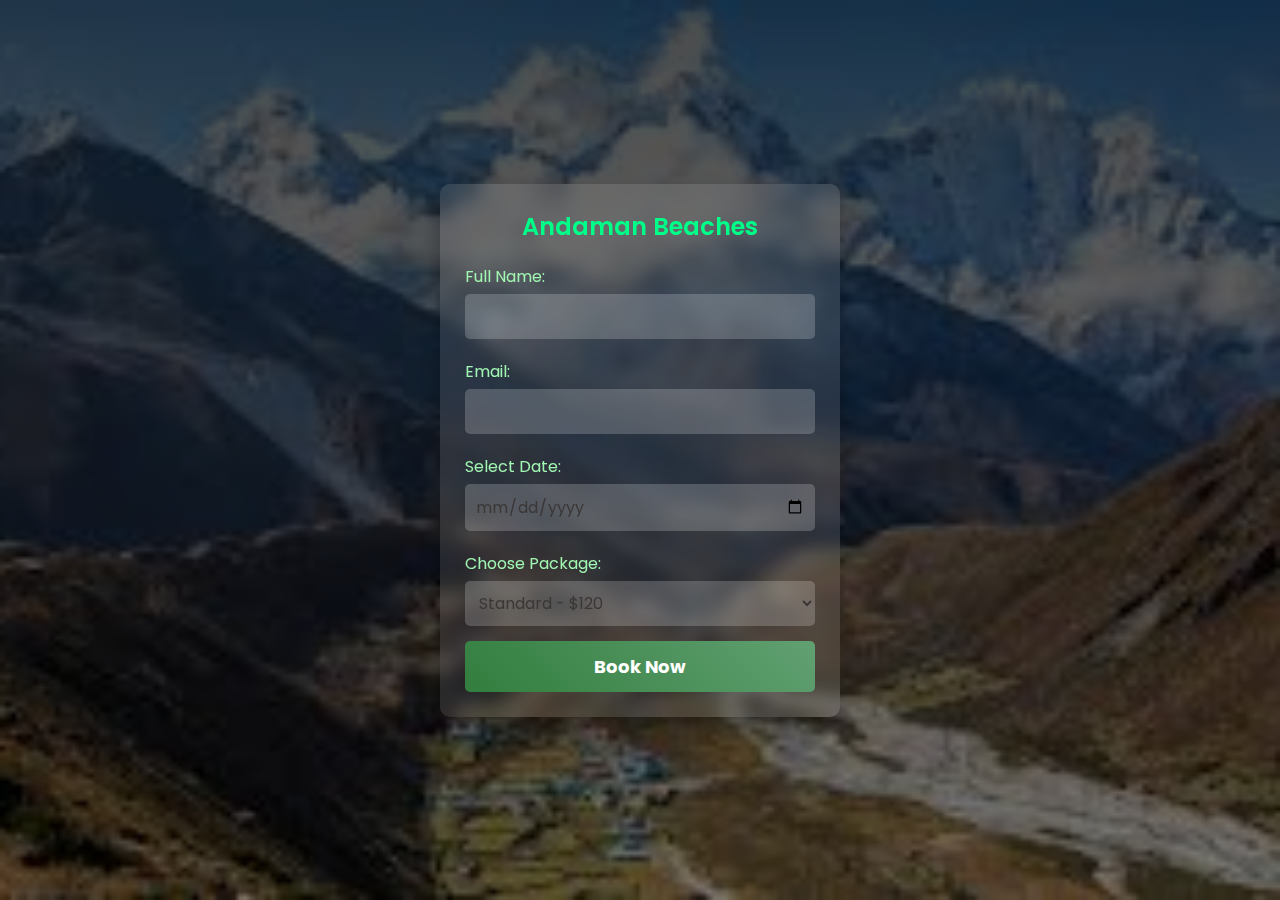
<file: AndamanBeaches.html>
<!DOCTYPE html>
<html lang="en">
<head>
    <meta charset="UTF-8">
    <meta name="viewport" content="width=device-width, initial-scale=1.0">
    <title>Everest Camp Trek Booking</title>
    
    <!-- Internal CSS -->
    <style>
        /* Import Google Fonts */
        @import url('https://fonts.googleapis.com/css2?family=Poppins:wght@300;400;600&display=swap');

        * {
            margin: 0;
            padding: 0;
            box-sizing: border-box;
            font-family: 'Poppins', sans-serif;
        }

        body {
            background-size: cover;
            background-position: center;
            color: #fff;
            height: 100vh;
            display: flex;
            justify-content: center;
            align-items: center;
            background: linear-gradient(rgba(0, 0, 0, 0.7), rgba(0, 0, 0, 0.5)), 
                url('img/everestcamp.jpg') no-repeat center center/cover;
        }

        .container {
            background: rgba(255, 255, 255, 0.1);
            padding: 25px;
            width: 400px;
            border-radius: 10px;
            box-shadow: 0px 10px 20px rgba(0, 0, 0, 0.3);
            backdrop-filter: blur(8px);
            text-align: center;
            animation: fadeIn 1s ease-in-out;
        }

        h1 {
            color: #00ff88;
            font-size: 24px;
            margin-bottom: 15px;
            font-weight: 600;
        }

        form {
            display: flex;
            flex-direction: column;
        }

        label {
            font-weight: 400;
            text-align: left;
            margin: 5px 0;
            color: #a1f6b2;
        }

        input, select {
            width: 100%;
            padding: 10px;
            margin-bottom: 15px;
            border: none;
            border-radius: 5px;
            background: rgba(255, 255, 255, 0.2);
            color: #3b3737;
            font-size: 16px;
        }

        input:focus, select:focus {
            outline: none;
            background: rgba(255, 255, 255, 0.3);
        }

        .btn {
            background: linear-gradient(45deg, #327e3e, #61a072);
            color: white;
            padding: 12px;
            border: none;
            width: 100%;
            border-radius: 5px;
            cursor: pointer;
            font-size: 18px;
            font-weight: bold;
            transition: all 0.3s ease-in-out;
        }

        .btn:hover {
            background: linear-gradient(45deg, #dc9366, #9fef90);
            transform: scale(1.05);
        }

        .popup {
            display: none;
            position: fixed;
            top: 50%;
            left: 50%;
            transform: translate(-50%, -50%);
            background: #fff;
            padding: 30px;
            width: 320px;
            text-align: center;
            border-radius: 10px;
            box-shadow: 0px 10px 20px rgba(0, 0, 0, 0.3);
            animation: slideIn 0.5s ease-in-out;
        }

        .popup h2 {
            color: #ff5733;
            margin-bottom: 10px;
        }

        .popup p {
            color: #333;
            font-size: 16px;
            margin-bottom: 15px;
        }

        .popup button {
            background: #ff5733;
            color: white;
            padding: 10px 15px;
            border: none;
            border-radius: 5px;
            cursor: pointer;
            font-size: 16px;
            font-weight: bold;
        }

        .popup button:hover {
            background: #ff8c42;
        }

        @keyframes fadeIn {
            from { opacity: 0; transform: translateY(-20px); }
            to { opacity: 1; transform: translateY(0); }
        }

        @keyframes slideIn {
            from { opacity: 0; transform: translateY(-30px); }
            to { opacity: 1; transform: translateY(0); }
        }

        @media (max-width: 480px) {
            .container {
                width: 90%;
            }
        }
    </style>
</head>
<body>
    <div class="container">
        <h1>Andaman Beaches</h1>
        <form id="bookingForm">
            <label for="name">Full Name:</label>
            <input type="text" id="name" required>

            <label for="email">Email:</label>
            <input type="email" id="email" required>

            <label for="date">Select Date:</label>
            <input type="date" id="date" required>

            <label for="package">Choose Package:</label>
            <select id="package">
                <option value="standard">Standard - $120</option>
                <option value="deluxe">Deluxe - $180</option>
                <option value="premium">Premium - $200</option>
            </select>

            <button type="button" class="btn" onclick="submitBooking()">Book Now</button>
        </form>
    </div>

    <!-- Popup Message -->
    <div class="popup" id="popup">
        <h2>Booking Confirmed!</h2>
        <p>Thank you for booking the Andaman Beaches. We will contact you soon.</p>
        <button onclick="closePopup()">Close</button>
    </div>

    <!-- JavaScript for Popup -->
    <script>
        function submitBooking() {
            let name = document.getElementById("name").value;
            let email = document.getElementById("email").value;
            let date = document.getElementById("date").value;
            let package = document.getElementById("package").value;

            if (name === "" || email === "" || date === "") {
                alert("Please fill in all details.");
                return;
            }

            document.getElementById("popup").style.display = "block";
        }

        function closePopup() {
            document.getElementById("popup").style.display = "none";
        }
    </script>
</body>
</html>
</file>
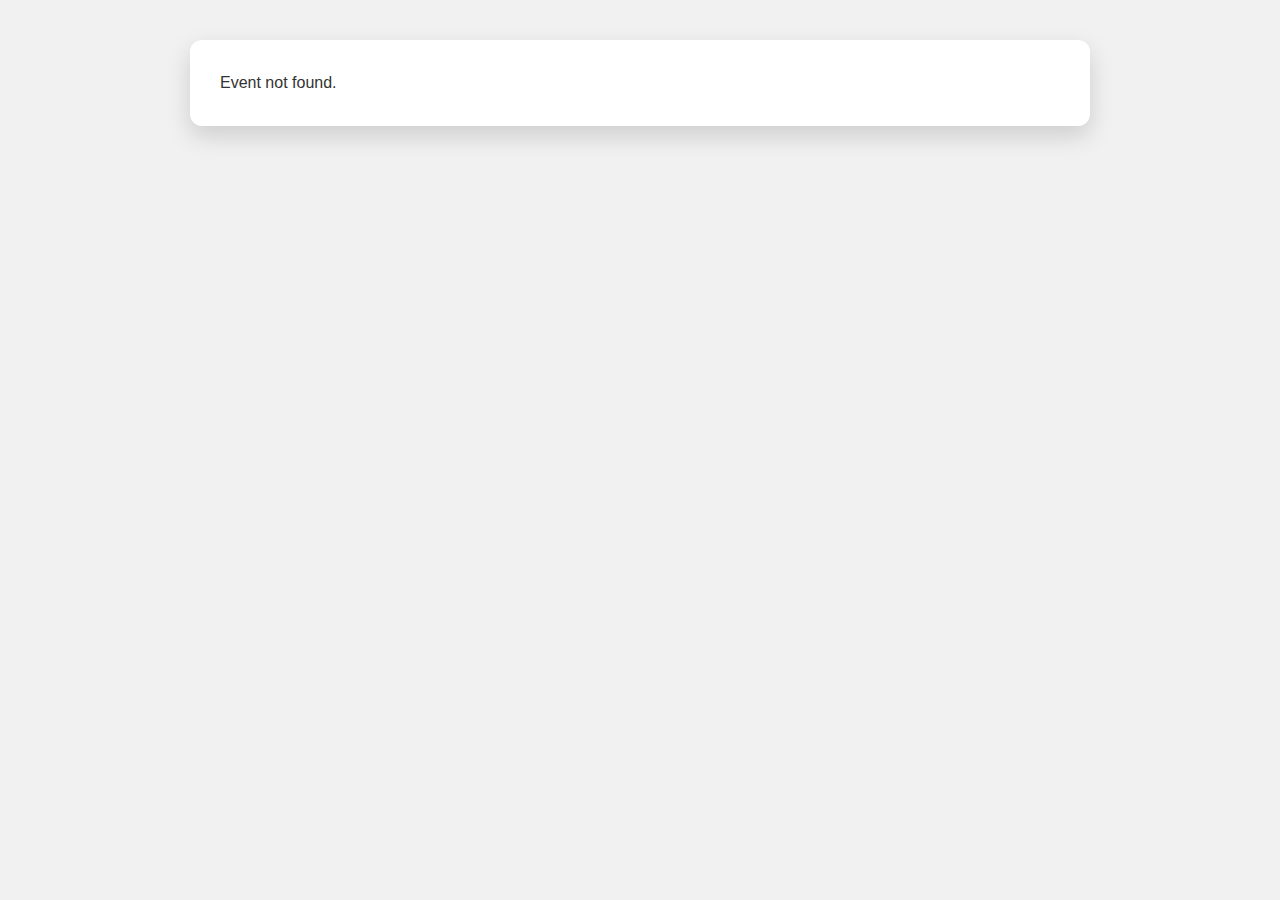
<file: book.html>
<!DOCTYPE html>
<html lang="en">
<head>
  <meta charset="UTF-8">
  <title>Book Your Adventure</title>
  <link rel="stylesheet" href="styles.css" />
  <style>
    /* Modal Styles */
    .modal {
      display: none;
      position: fixed;
      z-index: 1000;
      left: 0; top: 0;
      width: 100%; height: 100%;
      background-color: rgba(0,0,0,0.6);
      justify-content: center;
      align-items: center;
    }

    .modal-content {
      background-color: #fff;
      padding: 30px;
      border-radius: 12px;
      max-width: 400px;
      text-align: center;
      box-shadow: 0 4px 10px rgba(0,0,0,0.3);
      font-family: Arial, sans-serif;
    }

    .modal-content h2 {
      margin-bottom: 20px;
      color: #2ecc71;
    }

    .modal-content button {
      padding: 10px 20px;
      background-color: #3498db;
      color: white;
      border: none;
      border-radius: 6px;
      cursor: pointer;
    }

    .modal-content button:hover {
      background-color: #2980b9;
    }
  </style>
</head>
<body>
  <div class="container" id="eventDetails">
    <!-- Event content inserted dynamically -->
  </div>

  <!-- Modal -->
  <div id="successModal" class="modal">
    <div class="modal-content">
      <h2 id="modalMessage">🎉 Booking confirmed!</h2>
      <button onclick="closeModal()">Close</button>
    </div>
  </div>

  <script>
    const events = {
      everest: {
        title: "Everest Camp Trek",
        img: "img/img1.jpg",
        description: "Everest base camp trek is one of the most renowned travel destinations in the world."
      },
      walking: {
        title: "Walking Holidays",
        img: "img/img2.jpg",
        description: "Join small guided group walks or a luxury private guided walk made for you."
      },
      andaman: {
        title: "Andaman Beaches",
        img: "img/Kala_Pathar_Beach_Havelock_Island_Andaman_India.webp",
        description: "Diving in Andaman Beaches is exceptional with rich coral reef ecosystems."
      }
    };

    const params = new URLSearchParams(window.location.search);
    const eventKey = params.get("event");
    const event = events[eventKey];

    if (event) {
      document.getElementById("eventDetails").innerHTML = `
        <h1>${event.title}</h1>
        <img src="${event.img}" alt="${event.title}" style="width: 100%; max-width: 600px;">
        <p>${event.description}</p>
        <form id="bookingForm">
          <input type="hidden" name="event" value="${eventKey}">
          <label>Name: <input type="text" name="name" required></label><br><br>
          <label>Email: <input type="email" name="email" required></label><br><br>
          <button type="submit">Confirm Booking</button>
        </form>
      `;

      document.getElementById("bookingForm").addEventListener("submit", async (e) => {
        e.preventDefault();
        
        const formData = new FormData(e.target);
        const data = Object.fromEntries(formData.entries());

        try {
          const response = await fetch("/book", {
            method: "POST",
            headers: { "Content-Type": "application/json" },
            body: JSON.stringify(data)
          });

          const result = await response.json();

          // Show modal popup
          document.getElementById("modalMessage").innerText = result.message;
          document.getElementById("successModal").style.display = "flex";

        } catch (err) {
          document.getElementById("modalMessage").innerText = "❌ Booking failed. Try again!";
          document.getElementById("successModal").style.display = "flex";
        }
      });
    } else {
      document.getElementById("eventDetails").innerHTML = "<p>Event not found.</p>";
    }

    function closeModal() {
  document.getElementById("successModal").style.display = "none";
  
  // Reset the form fields
  const form = document.getElementById("bookingForm");
  if (form) {
    form.reset();
  }
}

    
  </script>
</body>
</html>
</file>
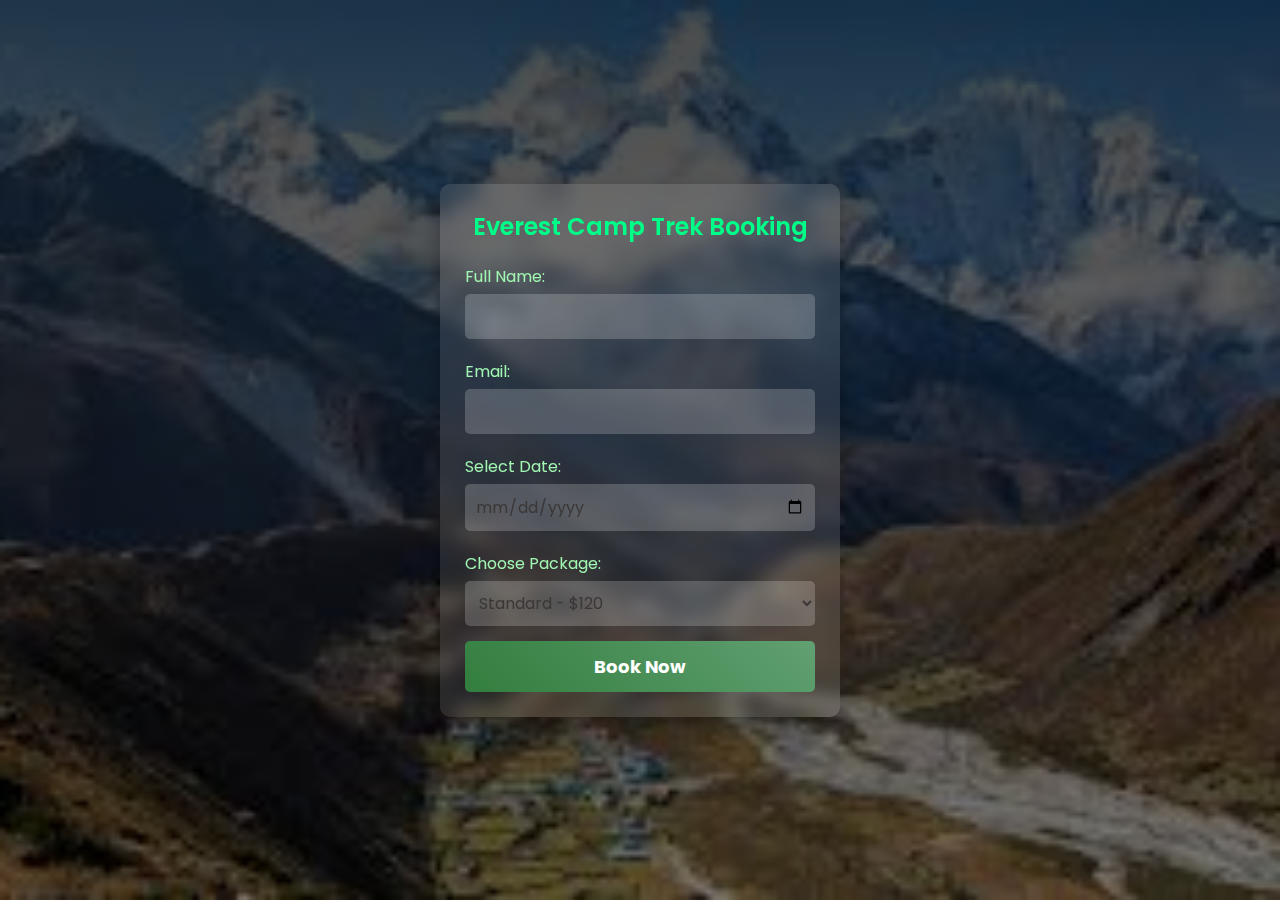
<file: Everestcamptrek.html>
<!DOCTYPE html>
<html lang="en">
<head>
    <meta charset="UTF-8">
    <meta name="viewport" content="width=device-width, initial-scale=1.0">
    <title>Everest Camp Trek Booking</title>
    
    <!-- Internal CSS -->
    <style>
        /* Import Google Fonts */
        @import url('https://fonts.googleapis.com/css2?family=Poppins:wght@300;400;600&display=swap');

        * {
            margin: 0;
            padding: 0;
            box-sizing: border-box;
            font-family: 'Poppins', sans-serif;
        }

        body {
            background-size: cover;
            background-position: center;
            color: #fff;
            height: 100vh;
            display: flex;
            justify-content: center;
            align-items: center;
            background: linear-gradient(rgba(0, 0, 0, 0.7), rgba(0, 0, 0, 0.5)), 
                url('img/everestcamp.jpg') no-repeat center center/cover;
        }

        .container {
            background: rgba(255, 255, 255, 0.1);
            padding: 25px;
            width: 400px;
            border-radius: 10px;
            box-shadow: 0px 10px 20px rgba(0, 0, 0, 0.3);
            backdrop-filter: blur(8px);
            text-align: center;
            animation: fadeIn 1s ease-in-out;
        }

        h1 {
            color: #00ff88;
            font-size: 24px;
            margin-bottom: 15px;
            font-weight: 600;
        }

        form {
            display: flex;
            flex-direction: column;
        }

        label {
            font-weight: 400;
            text-align: left;
            margin: 5px 0;
            color: #a1f6b2;
        }

        input, select {
            width: 100%;
            padding: 10px;
            margin-bottom: 15px;
            border: none;
            border-radius: 5px;
            background: rgba(255, 255, 255, 0.2);
            color: #3b3737;
            font-size: 16px;
        }

        input:focus, select:focus {
            outline: none;
            background: rgba(255, 255, 255, 0.3);
        }

        .btn {
            background: linear-gradient(45deg, #327e3e, #61a072);
            color: white;
            padding: 12px;
            border: none;
            width: 100%;
            border-radius: 5px;
            cursor: pointer;
            font-size: 18px;
            font-weight: bold;
            transition: all 0.3s ease-in-out;
        }

        .btn:hover {
            background: linear-gradient(45deg, #dc9366, #9fef90);
            transform: scale(1.05);
        }

        .popup {
            display: none;
            position: fixed;
            top: 50%;
            left: 50%;
            transform: translate(-50%, -50%);
            background: #fff;
            padding: 30px;
            width: 320px;
            text-align: center;
            border-radius: 10px;
            box-shadow: 0px 10px 20px rgba(0, 0, 0, 0.3);
            animation: slideIn 0.5s ease-in-out;
        }

        .popup h2 {
            color: #ff5733;
            margin-bottom: 10px;
        }

        .popup p {
            color: #333;
            font-size: 16px;
            margin-bottom: 15px;
        }

        .popup button {
            background: #ff5733;
            color: white;
            padding: 10px 15px;
            border: none;
            border-radius: 5px;
            cursor: pointer;
            font-size: 16px;
            font-weight: bold;
        }

        .popup button:hover {
            background: #ff8c42;
        }

        @keyframes fadeIn {
            from { opacity: 0; transform: translateY(-20px); }
            to { opacity: 1; transform: translateY(0); }
        }

        @keyframes slideIn {
            from { opacity: 0; transform: translateY(-30px); }
            to { opacity: 1; transform: translateY(0); }
        }

        @media (max-width: 480px) {
            .container {
                width: 90%;
            }
        }
    </style>
</head>
<body>
    <div class="container">
        <h1>Everest Camp Trek Booking</h1>
        <form id="bookingForm">
            <label for="name">Full Name:</label>
            <input type="text" id="name" required>

            <label for="email">Email:</label>
            <input type="email" id="email" required>

            <label for="date">Select Date:</label>
            <input type="date" id="date" required>

            <label for="package">Choose Package:</label>
            <select id="package">
                <option value="standard">Standard - $120</option>
                <option value="deluxe">Deluxe - $180</option>
                <option value="premium">Premium - $200</option>
            </select>

            <button type="button" class="btn" onclick="submitBooking()">Book Now</button>
        </form>
    </div>

    <!-- Popup Message -->
    <div class="popup" id="popup">
        <h2>Booking Confirmed!</h2>
        <p>Thank you for booking the Everest Camp Trek. We will contact you soon.</p>
        <button onclick="closePopup()">Close</button>
    </div>

    <!-- JavaScript for Popup -->
    <script>
        function submitBooking() {
            let name = document.getElementById("name").value;
            let email = document.getElementById("email").value;
            let date = document.getElementById("date").value;
            let package = document.getElementById("package").value;

            if (name === "" || email === "" || date === "") {
                alert("Please fill in all details.");
                return;
            }

            document.getElementById("popup").style.display = "block";
        }

        function closePopup() {
            document.getElementById("popup").style.display = "none";
        }
    </script>
</body>
</html>
</file>
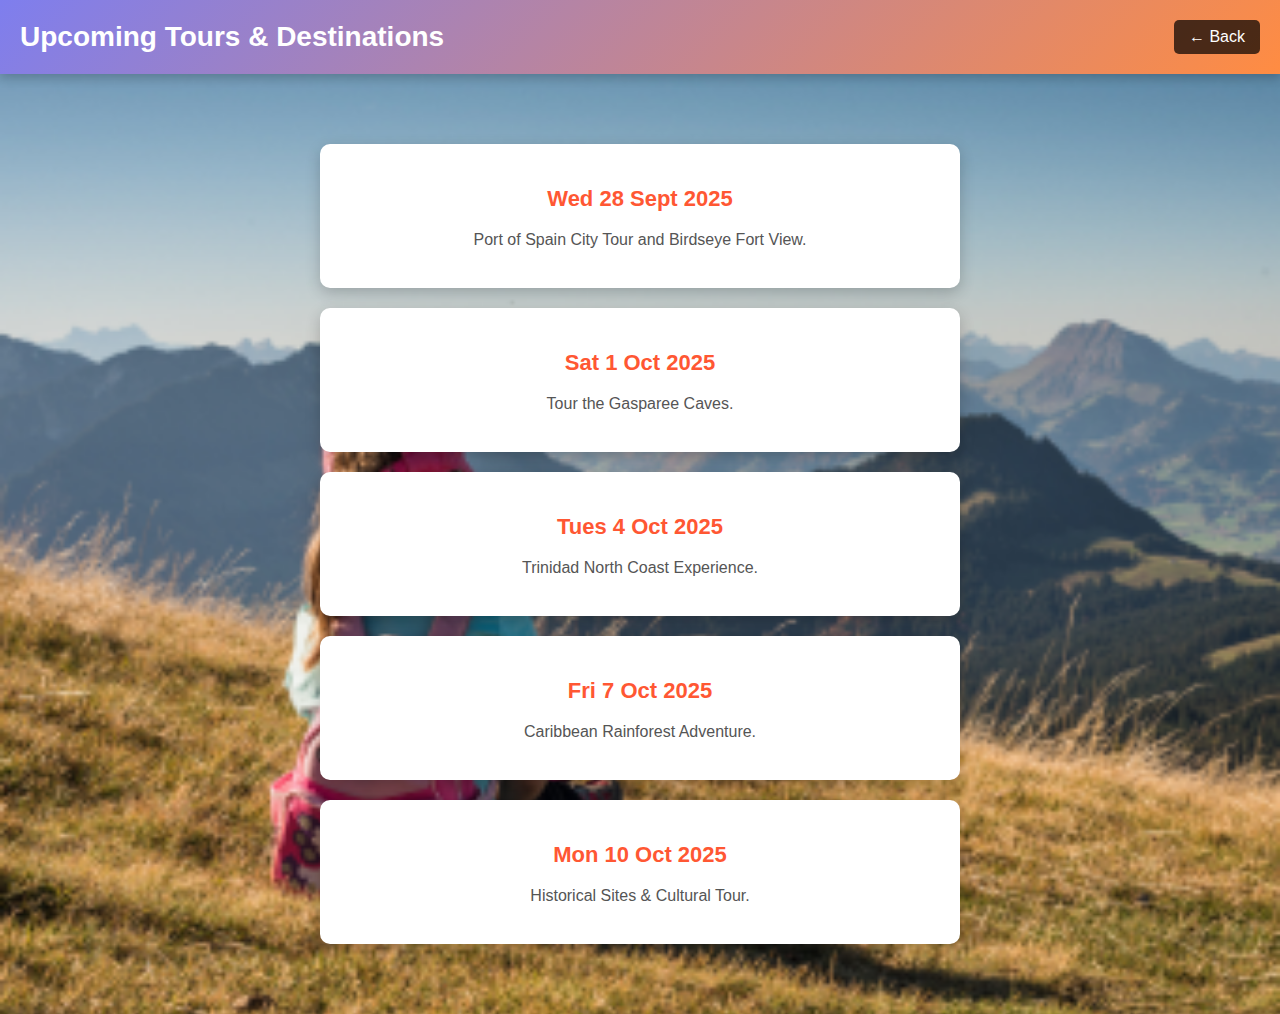
<file: tours.html>
<!DOCTYPE html>
<html lang="en">
<head>
    <meta charset="UTF-8">
    <meta name="viewport" content="width=device-width, initial-scale=1.0">
    <title>All Upcoming Tours</title>
    <link rel="stylesheet" href="tstyle.css">
</head>
<body>

    <header>
        <h1>Upcoming Tours & Destinations</h1>
        <a href="index.html" class="back-btn">← Back</a>
    </header>

    <section class="tour-list">
        <div class="container">
            <div class="tour">
                <h3>Wed 28 Sept 2025</h3>
                <p>Port of Spain City Tour and Birdseye Fort View.</p>
            </div>
            <div class="tour">
                <h3>Sat 1 Oct 2025</h3>
                <p>Tour the Gasparee Caves.</p>
            </div>
            <div class="tour">
                <h3>Tues 4 Oct 2025</h3>
                <p>Trinidad North Coast Experience.</p>
            </div>
            <div class="tour">
                <h3>Fri 7 Oct 2025</h3>
                <p>Caribbean Rainforest Adventure.</p>
            </div>
            <div class="tour">
                <h3>Mon 10 Oct 2025</h3>
                <p>Historical Sites & Cultural Tour.</p>
            </div>
        </div>
    </section>

</body>
</html>
</file>
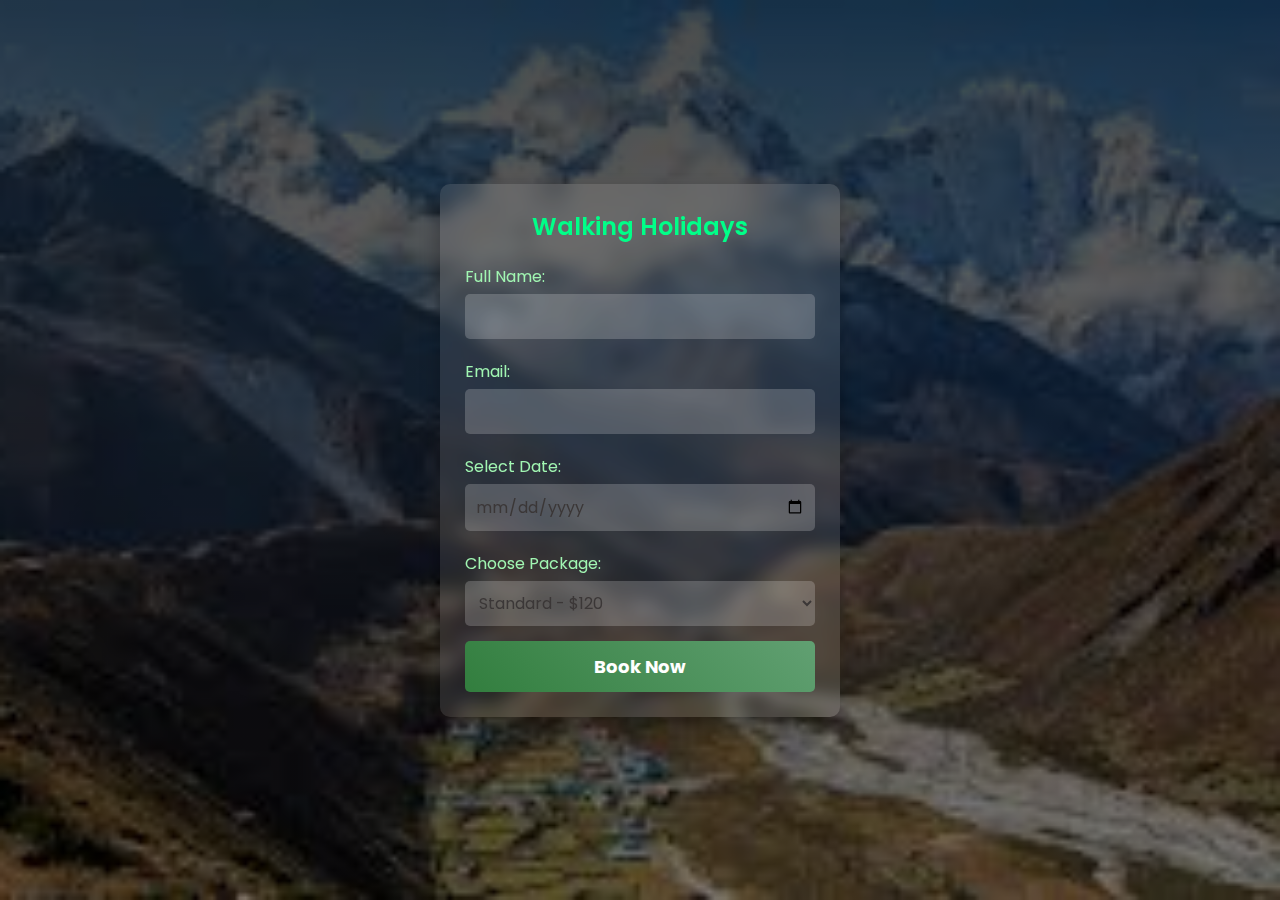
<file: WalkingHolidays.html>
<!DOCTYPE html>
<html lang="en">
<head>
    <meta charset="UTF-8">
    <meta name="viewport" content="width=device-width, initial-scale=1.0">
    <title>Everest Camp Trek Booking</title>
    
    <!-- Internal CSS -->
    <style>
        /* Import Google Fonts */
        @import url('https://fonts.googleapis.com/css2?family=Poppins:wght@300;400;600&display=swap');

        * {
            margin: 0;
            padding: 0;
            box-sizing: border-box;
            font-family: 'Poppins', sans-serif;
        }

        body {
            background-size: cover;
            background-position: center;
            color: #fff;
            height: 100vh;
            display: flex;
            justify-content: center;
            align-items: center;
            background: linear-gradient(rgba(0, 0, 0, 0.7), rgba(0, 0, 0, 0.5)), 
                url('img/everestcamp.jpg') no-repeat center center/cover;
        }

        .container {
            background: rgba(255, 255, 255, 0.1);
            padding: 25px;
            width: 400px;
            border-radius: 10px;
            box-shadow: 0px 10px 20px rgba(0, 0, 0, 0.3);
            backdrop-filter: blur(8px);
            text-align: center;
            animation: fadeIn 1s ease-in-out;
        }

        h1 {
            color: #00ff88;
            font-size: 24px;
            margin-bottom: 15px;
            font-weight: 600;
        }

        form {
            display: flex;
            flex-direction: column;
        }

        label {
            font-weight: 400;
            text-align: left;
            margin: 5px 0;
            color: #a1f6b2;
        }

        input, select {
            width: 100%;
            padding: 10px;
            margin-bottom: 15px;
            border: none;
            border-radius: 5px;
            background: rgba(255, 255, 255, 0.2);
            color: #3b3737;
            font-size: 16px;
        }

        input:focus, select:focus {
            outline: none;
            background: rgba(255, 255, 255, 0.3);
        }

        .btn {
            background: linear-gradient(45deg, #327e3e, #61a072);
            color: white;
            padding: 12px;
            border: none;
            width: 100%;
            border-radius: 5px;
            cursor: pointer;
            font-size: 18px;
            font-weight: bold;
            transition: all 0.3s ease-in-out;
        }

        .btn:hover {
            background: linear-gradient(45deg, #dc9366, #9fef90);
            transform: scale(1.05);
        }

        .popup {
            display: none;
            position: fixed;
            top: 50%;
            left: 50%;
            transform: translate(-50%, -50%);
            background: #fff;
            padding: 30px;
            width: 320px;
            text-align: center;
            border-radius: 10px;
            box-shadow: 0px 10px 20px rgba(0, 0, 0, 0.3);
            animation: slideIn 0.5s ease-in-out;
        }

        .popup h2 {
            color: #ff5733;
            margin-bottom: 10px;
        }

        .popup p {
            color: #333;
            font-size: 16px;
            margin-bottom: 15px;
        }

        .popup button {
            background: #ff5733;
            color: white;
            padding: 10px 15px;
            border: none;
            border-radius: 5px;
            cursor: pointer;
            font-size: 16px;
            font-weight: bold;
        }

        .popup button:hover {
            background: #ff8c42;
        }

        @keyframes fadeIn {
            from { opacity: 0; transform: translateY(-20px); }
            to { opacity: 1; transform: translateY(0); }
        }

        @keyframes slideIn {
            from { opacity: 0; transform: translateY(-30px); }
            to { opacity: 1; transform: translateY(0); }
        }

        @media (max-width: 480px) {
            .container {
                width: 90%;
            }
        }
    </style>
</head>
<body>
    <div class="container">
        <h1>Walking Holidays</h1>
        <form id="bookingForm">
            <label for="name">Full Name:</label>
            <input type="text" id="name" required>

            <label for="email">Email:</label>
            <input type="email" id="email" required>

            <label for="date">Select Date:</label>
            <input type="date" id="date" required>

            <label for="package">Choose Package:</label>
            <select id="package">
                <option value="standard">Standard - $120</option>
                <option value="deluxe">Deluxe - $180</option>
                <option value="premium">Premium - $200</option>
            </select>

            <button type="button" class="btn" onclick="submitBooking()">Book Now</button>
        </form>
    </div>

    <!-- Popup Message -->
    <div class="popup" id="popup">
        <h2>Booking Confirmed!</h2>
        <p>Thank you for booking the Walking Holidays. We will contact you soon.</p>
        <button onclick="closePopup()">Close</button>
    </div>

    <!-- JavaScript for Popup -->
    <script>
        function submitBooking() {
            let name = document.getElementById("name").value;
            let email = document.getElementById("email").value;
            let date = document.getElementById("date").value;
            let package = document.getElementById("package").value;

            if (name === "" || email === "" || date === "") {
                alert("Please fill in all details.");
                return;
            }

            document.getElementById("popup").style.display = "block";
        }

        function closePopup() {
            document.getElementById("popup").style.display = "none";
        }
    </script>
</body>
</html>
</file>
<file: styles.css>
/* CSS Variables for theming */
:root {
  --primary-color: #0077b6;
  --secondary-color: #023e8a;
  --accent-color: #48cae4;
  --bg-color: #f1f1f1;
  --text-color: #333;
  --font-family: 'Segoe UI', sans-serif;
}

/* Reset and Base */
* {
  margin: 0;
  padding: 0;
  box-sizing: border-box;
}

body {
  font-family: var(--font-family);
  background: var(--bg-color);
  color: var(--text-color);
  line-height: 1.6;
}

/* Container Styles */
.container {
  max-width: 900px;
  margin: 40px auto;
  background: #fff;
  border-radius: 12px;
  padding: 30px;
  box-shadow: 0 10px 25px rgba(0, 0, 0, 0.15);
  animation: fadeIn 0.6s ease-in;
}

h1 {
  color: var(--primary-color);
  text-align: center;
  margin-bottom: 20px;
  position: relative;
}

h1::after {
  content: '';
  display: block;
  width: 60px;
  height: 4px;
  background: var(--accent-color);
  margin: 10px auto 0;
  border-radius: 2px;
}

img {
  width: 100%;
  height: auto;
  border-radius: 10px;
  margin-bottom: 25px;
  object-fit: cover;
  box-shadow: 0 4px 12px rgba(0, 0, 0, 0.1);
}

/* Paragraph Styling */
p.description {
  font-size: 1.1rem;
  margin-bottom: 30px;
  text-align: justify;
}

/* Form Styling */
form {
  display: grid;
  grid-template-columns: 1fr 1fr;
  gap: 20px;
}

form input,
form select,
form textarea {
  width: 100%;
  padding: 12px;
  border: 2px solid #ccc;
  border-radius: 8px;
  font-size: 1rem;
  transition: border-color 0.3s;
}

form input:focus,
form select:focus,
form textarea:focus {
  border-color: var(--primary-color);
  outline: none;
  box-shadow: 0 0 6px rgba(0, 119, 182, 0.2);
}

form textarea {
  grid-column: span 2;
  min-height: 100px;
}

/* Submit Button */
form button {
  grid-column: span 2;
  background-color: var(--primary-color);
  color: white;
  padding: 12px 20px;
  font-size: 1rem;
  border: none;
  border-radius: 8px;
  cursor: pointer;
  transition: background-color 0.3s ease;
}

form button:hover {
  background-color: var(--secondary-color);
}

/* Responsive */
@media (max-width: 768px) {
  form {
    grid-template-columns: 1fr;
  }

  form textarea,
  form button {
    grid-column: span 1;
  }
}

/* Animation */
@keyframes fadeIn {
  from {
    opacity: 0;
    transform: translateY(40px);
  }
  to {
    opacity: 1;
    transform: translateY(0);
  }
}
</file>
<file: tstyle.css>
/* Tours Page Enhanced Styles */

body {
  font-family: 'Poppins', sans-serif;
  background: url('img/img5.png') no-repeat center center/cover;
  background-color: #f4f4f4;
  margin: 0;
  padding: 0;
  color: #333;
}

header {
  background: linear-gradient(135deg, #7e7eee, #ff8c42);
  color: white;
  padding: 20px;
  display: flex;
  justify-content: space-between;
  align-items: center;
  box-shadow: 0px 4px 10px rgba(0, 0, 0, 0.2);
}

header h1 {
  margin: 0;
  font-size: 28px;
  font-weight: bold;
}

.back-btn {
  color: white;
  text-decoration: none;
  font-size: 16px;
  background: rgba(0, 0, 0, 0.7);
  padding: 8px 15px;
  border-radius: 5px;
  transition: background 0.3s ease;
}

.back-btn:hover {
  background: rgba(0, 0, 0, 0.9);
}

/* Tour List */
.tour-list {
  padding: 50px 5%;
  text-align: center;
}

.tour {
  background: white;
  margin: 20px auto;
  padding: 20px;
  width: 80%;
  max-width: 600px;
  border-radius: 10px;
  box-shadow: 0px 5px 15px rgba(0, 0, 0, 0.2);
  transition: transform 0.3s ease-in-out;
}

.tour:hover {
  transform: scale(1.05);
}

.tour h3 {
  color: #ff5733;
  font-size: 22px;
  margin-bottom: 10px;
}

.tour p {
  color: #555;
  font-size: 16px;
  line-height: 1.5;
}

/* Responsive Design */
@media (max-width: 768px) {
  .tour {
      width: 90%;
  }

  header {
      flex-direction: column;
      text-align: center;
  }
}
</file>
